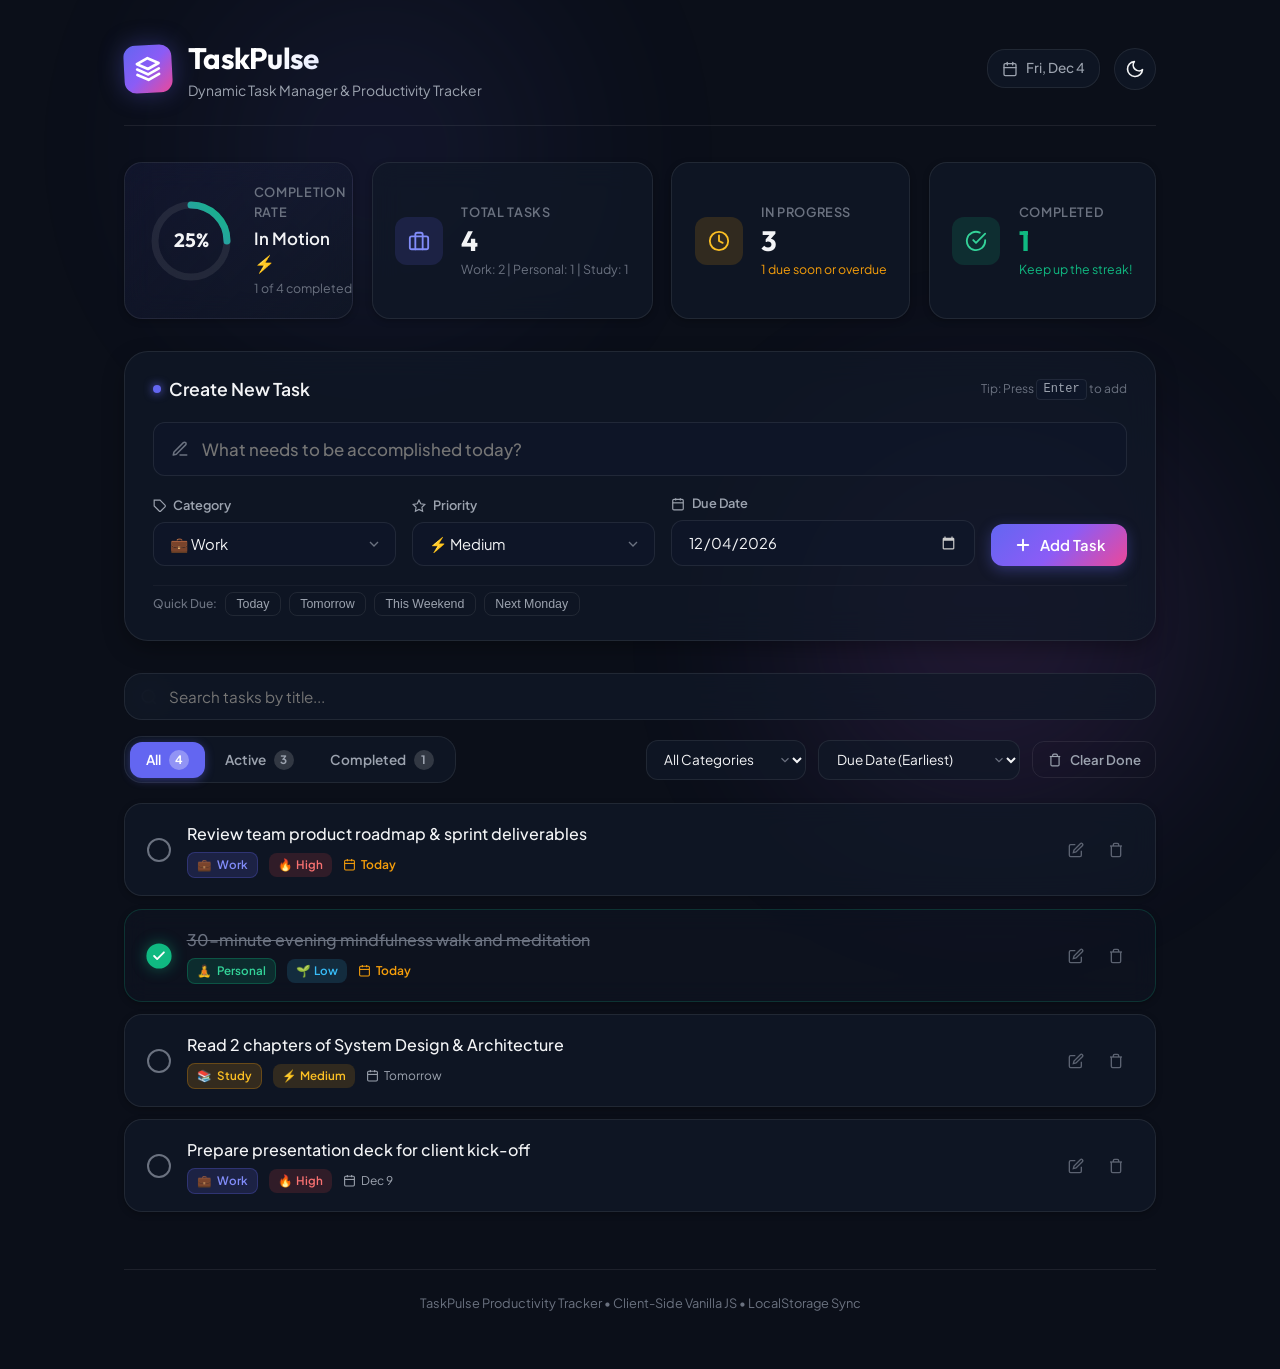
<file: Project-2-Taskmanager/index.html>
<!DOCTYPE html>
<html lang="en">
<head>
  <meta charset="UTF-8">
  <meta name="viewport" content="width=device-width, initial-scale=1.0">
  <meta name="description" content="Dynamic Task Manager & Productivity Tracker - Manage your daily tasks, boost efficiency, track completion rates, and stay organized with ease.">
  <meta name="keywords" content="task manager, productivity tracker, todo app, task planner, time management">
  <title>TaskPulse &mdash; Dynamic Task Manager & Productivity Tracker</title>
  
  <!-- Modern Typography: Plus Jakarta Sans & Outfit -->
  <link rel="preconnect" href="https://fonts.googleapis.com">
  <link rel="preconnect" href="https://fonts.gstatic.com" crossorigin>
  <link href="https://fonts.googleapis.com/css2?family=Outfit:wght@400;500;600;700&family=Plus+Jakarta+Sans:wght@300;400;500;600;700&display=swap" rel="stylesheet">
  
  <!-- Main Stylesheet -->
  <link rel="stylesheet" href="style.css">
</head>
<body class="dark-theme">
  <!-- Background Glow Accents -->
  <div class="bg-glow bg-glow-1" aria-hidden="true"></div>
  <div class="bg-glow bg-glow-2" aria-hidden="true"></div>

  <div class="app-container">
    <!-- Header Section -->
    <header class="app-header">
      <div class="header-brand">
        <div class="brand-logo">
          <svg class="brand-icon" viewBox="0 0 24 24" fill="none" stroke="currentColor" stroke-width="2.5" stroke-linecap="round" stroke-linejoin="round">
            <path d="M12 2L2 7l10 5 10-5-10-5zM2 17l10 5 10-5M2 12l10 5 10-5"/>
          </svg>
        </div>
        <div>
          <h1 class="brand-title">TaskPulse</h1>
          <p class="brand-subtitle">Dynamic Task Manager & Productivity Tracker</p>
        </div>
      </div>

      <div class="header-actions">
        <!-- Live Current Date Display -->
        <div class="current-date-badge" id="current-date-badge" title="Today's Date">
          <svg viewBox="0 0 24 24" width="16" height="16" fill="none" stroke="currentColor" stroke-width="2" stroke-linecap="round" stroke-linejoin="round">
            <rect x="3" y="4" width="18" height="18" rx="2" ry="2"></rect>
            <line x1="16" y1="2" x2="16" y2="6"></line>
            <line x1="8" y1="2" x2="8" y2="6"></line>
            <line x1="3" y1="10" x2="21" y2="10"></line>
          </svg>
          <span id="date-display">Today</span>
        </div>

        <!-- Theme Toggle Button -->
        <button id="theme-toggle-btn" class="theme-toggle-btn" aria-label="Toggle dark/light theme" title="Toggle Theme">
          <svg class="sun-icon" viewBox="0 0 24 24" fill="none" stroke="currentColor" stroke-width="2" stroke-linecap="round" stroke-linejoin="round">
            <circle cx="12" cy="12" r="5"></circle>
            <line x1="12" y1="1" x2="12" y2="3"></line>
            <line x1="12" y1="21" x2="12" y2="23"></line>
            <line x1="4.22" y1="4.22" x2="5.64" y2="5.64"></line>
            <line x1="18.36" y1="18.36" x2="19.78" y2="19.78"></line>
            <line x1="1" y1="12" x2="3" y2="12"></line>
            <line x1="21" y1="12" x2="23" y2="12"></line>
            <line x1="4.22" y1="19.78" x2="5.64" y2="18.36"></line>
            <line x1="18.36" y1="5.64" x2="19.78" y2="4.22"></line>
          </svg>
          <svg class="moon-icon" viewBox="0 0 24 24" fill="none" stroke="currentColor" stroke-width="2" stroke-linecap="round" stroke-linejoin="round">
            <path d="M21 12.79A9 9 0 1 1 11.21 3 7 7 0 0 0 21 12.79z"></path>
          </svg>
        </button>
      </div>
    </header>

    <!-- Productivity Dashboard Statistics Cards -->
    <section class="productivity-section" aria-label="Productivity Overview">
      <div class="stats-grid">
        <!-- Progress Ring Card -->
        <div class="stat-card stat-progress-card">
          <div class="progress-ring-wrapper">
            <svg class="progress-ring" width="88" height="88">
              <circle class="progress-ring-bg" stroke="currentColor" stroke-width="7" fill="transparent" r="36" cx="44" cy="44"/>
              <circle id="progress-ring-circle" class="progress-ring-bar" stroke="url(#progress-gradient)" stroke-width="7" stroke-dasharray="226.2" stroke-dashoffset="226.2" stroke-linecap="round" fill="transparent" r="36" cx="44" cy="44"/>
              <defs>
                <linearGradient id="progress-gradient" x1="0%" y1="0%" x2="100%" y2="100%">
                  <stop offset="0%" stop-color="#6366f1" />
                  <stop offset="100%" stop-color="#10b981" />
                </linearGradient>
              </defs>
            </svg>
            <span class="progress-text" id="stat-completion-rate">0%</span>
          </div>
          <div class="stat-card-info">
            <span class="stat-card-label">Completion Rate</span>
            <h3 class="stat-card-highlight" id="stat-rate-caption">Getting Started</h3>
            <p class="stat-card-sub" id="stat-ratio-text">0 of 0 completed</p>
          </div>
        </div>

        <!-- Total Tasks Card -->
        <div class="stat-card">
          <div class="stat-icon-badge total-badge">
            <svg viewBox="0 0 24 24" width="22" height="22" fill="none" stroke="currentColor" stroke-width="2" stroke-linecap="round" stroke-linejoin="round">
              <rect x="2" y="7" width="20" height="14" rx="2" ry="2"></rect>
              <path d="M16 21V5a2 2 0 0 0-2-2h-4a2 2 0 0 0-2 2v16"></path>
            </svg>
          </div>
          <div class="stat-card-content">
            <span class="stat-card-label">Total Tasks</span>
            <div class="stat-card-value" id="stat-total-tasks">0</div>
            <span class="stat-meta" id="stat-categories-meta">Work, Personal, Study</span>
          </div>
        </div>

        <!-- Active / Pending Card -->
        <div class="stat-card">
          <div class="stat-icon-badge active-badge">
            <svg viewBox="0 0 24 24" width="22" height="22" fill="none" stroke="currentColor" stroke-width="2" stroke-linecap="round" stroke-linejoin="round">
              <circle cx="12" cy="12" r="10"></circle>
              <polyline points="12 6 12 12 16 14"></polyline>
            </svg>
          </div>
          <div class="stat-card-content">
            <span class="stat-card-label">In Progress</span>
            <div class="stat-card-value" id="stat-active-tasks">0</div>
            <span class="stat-meta text-warning" id="stat-due-today-meta">0 due soon</span>
          </div>
        </div>

        <!-- Completed Card -->
        <div class="stat-card">
          <div class="stat-icon-badge completed-badge">
            <svg viewBox="0 0 24 24" width="22" height="22" fill="none" stroke="currentColor" stroke-width="2" stroke-linecap="round" stroke-linejoin="round">
              <path d="M22 11.08V12a10 10 0 1 1-5.93-9.14"></path>
              <polyline points="22 4 12 14.01 9 11.01"></polyline>
            </svg>
          </div>
          <div class="stat-card-content">
            <span class="stat-card-label">Completed</span>
            <div class="stat-card-value text-success" id="stat-completed-tasks">0</div>
            <span class="stat-meta text-success" id="stat-streak-meta">Keep up the streak!</span>
          </div>
        </div>
      </div>
    </section>

    <!-- Main Content Area: Input & Task Management -->
    <main class="main-layout">
      <!-- Task Creation Form Card -->
      <section class="task-form-card" aria-labelledby="form-heading">
        <div class="form-header">
          <h2 id="form-heading" class="form-title">
            <span class="title-accent-dot"></span> Create New Task
          </h2>
          <span class="shortcut-hint">Tip: Press <kbd>Enter</kbd> to add</span>
        </div>

        <form id="task-form" class="task-input-form" novalidate>
          <div class="form-row-main">
            <!-- Task Title Input -->
            <div class="input-group title-input-group">
              <label for="task-title-input" class="visually-hidden">Task Title</label>
              <div class="input-with-icon">
                <svg class="field-icon" viewBox="0 0 24 24" width="18" height="18" fill="none" stroke="currentColor" stroke-width="2" stroke-linecap="round" stroke-linejoin="round">
                  <path d="M12 20h9"></path>
                  <path d="M16.5 3.5a2.121 2.121 0 0 1 3 3L7 19l-4 1 1-4L16.5 3.5z"></path>
                </svg>
                <input 
                  type="text" 
                  id="task-title-input" 
                  name="taskTitle"
                  class="form-control title-input" 
                  placeholder="What needs to be accomplished today?" 
                  autocomplete="off" 
                  required
                />
              </div>
            </div>
          </div>

          <div class="form-row-details">
            <!-- Category Selector (Work, Personal, Study) -->
            <div class="input-group">
              <label for="task-category-select" class="input-label">
                <svg viewBox="0 0 24 24" width="14" height="14" fill="none" stroke="currentColor" stroke-width="2">
                  <path d="M20.59 13.41l-7.17 7.17a2 2 0 0 1-2.83 0L2 12V2h10l8.59 8.59a2 2 0 0 1 0 2.82z"></path>
                  <line x1="7" y1="7" x2="7.01" y2="7"></line>
                </svg>
                Category
              </label>
              <div class="select-wrapper">
                <select id="task-category-select" name="taskCategory" class="form-control select-control" required>
                  <option value="Work" selected>💼 Work</option>
                  <option value="Personal">🧘 Personal</option>
                  <option value="Study">📚 Study</option>
                </select>
                <svg class="select-chevron" viewBox="0 0 24 24" width="16" height="16" fill="none" stroke="currentColor" stroke-width="2">
                  <polyline points="6 9 12 15 18 9"></polyline>
                </svg>
              </div>
            </div>

            <!-- Priority Selector (Enhancement for productivity tracking) -->
            <div class="input-group">
              <label for="task-priority-select" class="input-label">
                <svg viewBox="0 0 24 24" width="14" height="14" fill="none" stroke="currentColor" stroke-width="2">
                  <polygon points="12 2 15.09 8.26 22 9.27 17 14.14 18.18 21.02 12 17.77 5.82 21.02 7 14.14 2 9.27 8.91 8.26 12 2"></polygon>
                </svg>
                Priority
              </label>
              <div class="select-wrapper">
                <select id="task-priority-select" name="taskPriority" class="form-control select-control">
                  <option value="Medium" selected>⚡ Medium</option>
                  <option value="High">🔥 High</option>
                  <option value="Low">🌱 Low</option>
                </select>
                <svg class="select-chevron" viewBox="0 0 24 24" width="16" height="16" fill="none" stroke="currentColor" stroke-width="2">
                  <polyline points="6 9 12 15 18 9"></polyline>
                </svg>
              </div>
            </div>

            <!-- Due Date Picker -->
            <div class="input-group">
              <label for="task-due-date" class="input-label">
                <svg viewBox="0 0 24 24" width="14" height="14" fill="none" stroke="currentColor" stroke-width="2">
                  <rect x="3" y="4" width="18" height="18" rx="2" ry="2"></rect>
                  <line x1="16" y1="2" x2="16" y2="6"></line>
                  <line x1="8" y1="2" x2="8" y2="6"></line>
                  <line x1="3" y1="10" x2="21" y2="10"></line>
                </svg>
                Due Date
              </label>
              <div class="date-input-wrapper">
                <input 
                  type="date" 
                  id="task-due-date" 
                  name="taskDueDate" 
                  class="form-control date-control" 
                  required
                />
              </div>
            </div>

            <!-- Quick Add Button -->
            <div class="input-group button-group">
              <label class="input-label invisible-label">Action</label>
              <button type="submit" id="add-task-btn" class="btn btn-primary add-task-btn">
                <svg viewBox="0 0 24 24" width="18" height="18" fill="none" stroke="currentColor" stroke-width="2.5" stroke-linecap="round" stroke-linejoin="round">
                  <line x1="12" y1="5" x2="12" y2="19"></line>
                  <line x1="5" y1="12" x2="19" y2="12"></line>
                </svg>
                <span>Add Task</span>
              </button>
            </div>
          </div>

          <!-- Quick Date Presets -->
          <div class="quick-presets">
            <span class="presets-label">Quick Due:</span>
            <button type="button" class="preset-chip" data-preset="today">Today</button>
            <button type="button" class="preset-chip" data-preset="tomorrow">Tomorrow</button>
            <button type="button" class="preset-chip" data-preset="weekend">This Weekend</button>
            <button type="button" class="preset-chip" data-preset="next-week">Next Monday</button>
          </div>
        </form>
      </section>

      <!-- Filter Controls & Search Bar -->
      <section class="task-controls-bar" aria-label="Task Filters and Search">
        <!-- Search Filter Input -->
        <div class="search-box">
          <svg class="search-icon" viewBox="0 0 24 24" width="18" height="18" fill="none" stroke="currentColor" stroke-width="2">
            <circle cx="11" cy="11" r="8"></circle>
            <line x1="21" y1="21" x2="16.65" y2="16.65"></line>
          </svg>
          <input 
            type="text" 
            id="search-filter-input" 
            class="search-input" 
            placeholder="Search tasks by title..." 
            autocomplete="off"
            aria-label="Search tasks"
          />
          <button type="button" id="clear-search-btn" class="clear-search-btn hidden" aria-label="Clear search">
            <svg viewBox="0 0 24 24" width="14" height="14" fill="none" stroke="currentColor" stroke-width="2.5">
              <line x1="18" y1="6" x2="6" y2="18"></line>
              <line x1="6" y1="6" x2="18" y2="18"></line>
            </svg>
          </button>
        </div>

        <div class="filter-actions-group">
          <!-- Status Filter Tabs: All, Active, Completed -->
          <div class="status-filter-pills" role="tablist" aria-label="Task status filter">
            <button type="button" class="filter-pill active" data-filter="all" role="tab" aria-selected="true" id="filter-all">
              All <span class="pill-counter" id="pill-count-all">0</span>
            </button>
            <button type="button" class="filter-pill" data-filter="active" role="tab" aria-selected="false" id="filter-active">
              Active <span class="pill-counter" id="pill-count-active">0</span>
            </button>
            <button type="button" class="filter-pill" data-filter="completed" role="tab" aria-selected="false" id="filter-completed">
              Completed <span class="pill-counter" id="pill-count-completed">0</span>
            </button>
          </div>

          <!-- Secondary Filters: Category & Sort -->
          <div class="dropdown-filters">
            <!-- Category Filter Dropdown -->
            <div class="select-wrapper select-wrapper-compact">
              <select id="category-filter-select" class="form-control select-control-compact" aria-label="Filter by category">
                <option value="all">All Categories</option>
                <option value="Work">💼 Work</option>
                <option value="Personal">🧘 Personal</option>
                <option value="Study">📚 Study</option>
              </select>
              <svg class="select-chevron" viewBox="0 0 24 24" width="14" height="14" fill="none" stroke="currentColor" stroke-width="2">
                <polyline points="6 9 12 15 18 9"></polyline>
              </svg>
            </div>

            <!-- Sort By Dropdown -->
            <div class="select-wrapper select-wrapper-compact">
              <select id="sort-select" class="form-control select-control-compact" aria-label="Sort tasks">
                <option value="date-asc">Due Date (Earliest)</option>
                <option value="date-desc">Due Date (Latest)</option>
                <option value="priority-desc">Priority (High to Low)</option>
                <option value="created-desc">Recently Added</option>
                <option value="title-asc">Alphabetical (A-Z)</option>
              </select>
              <svg class="select-chevron" viewBox="0 0 24 24" width="14" height="14" fill="none" stroke="currentColor" stroke-width="2">
                <polyline points="6 9 12 15 18 9"></polyline>
              </svg>
            </div>

            <!-- Clear Completed Button -->
            <button type="button" id="clear-completed-btn" class="btn btn-secondary-outline btn-compact" title="Remove all completed tasks">
              <svg viewBox="0 0 24 24" width="14" height="14" fill="none" stroke="currentColor" stroke-width="2">
                <polyline points="3 6 5 6 21 6"></polyline>
                <path d="M19 6v14a2 2 0 0 1-2 2H7a2 2 0 0 1-2-2V6m3 0V4a2 2 0 0 1 2-2h4a2 2 0 0 1 2 2v2"></path>
              </svg>
              <span>Clear Done</span>
            </button>
          </div>
        </div>
      </section>

      <!-- Active Filter Banner (Visible when filters are active) -->
      <div id="filter-status-banner" class="filter-status-banner hidden">
        <span id="filter-status-text">Showing filtered tasks</span>
        <button type="button" id="reset-filters-btn" class="reset-filter-link">Reset all filters</button>
      </div>

      <!-- Task List Container -->
      <section class="task-list-section" aria-label="Task List">
        <ul id="task-list" class="task-list">
          <!-- Task items will be rendered dynamically by app.js -->
        </ul>

        <!-- Empty State View -->
        <div id="empty-state" class="empty-state hidden">
          <div class="empty-state-icon">
            <svg viewBox="0 0 24 24" width="48" height="48" fill="none" stroke="currentColor" stroke-width="1.5" stroke-linecap="round" stroke-linejoin="round">
              <path d="M9 11l3 3L22 4"></path>
              <path d="M21 12v7a2 2 0 0 1-2 2H5a2 2 0 0 1-2-2V5a2 2 0 0 1 2-2h11"></path>
            </svg>
          </div>
          <h3 class="empty-state-title" id="empty-state-title">No tasks found</h3>
          <p class="empty-state-text" id="empty-state-desc">You're all caught up! Create a new task above or adjust your search filter.</p>
        </div>
      </section>
    </main>

    <!-- Footer -->
    <footer class="app-footer">
      <p>TaskPulse Productivity Tracker &bull; Client-Side Vanilla JS &bull; LocalStorage Sync</p>
    </footer>
  </div>

  <!-- Edit Task Modal Dialog -->
  <div id="edit-modal" class="modal-overlay hidden" role="dialog" aria-modal="true" aria-labelledby="edit-modal-title">
    <div class="modal-dialog">
      <div class="modal-header">
        <h3 id="edit-modal-title" class="modal-title">
          <svg viewBox="0 0 24 24" width="20" height="20" fill="none" stroke="currentColor" stroke-width="2">
            <path d="M11 4H4a2 2 0 0 0-2 2v14a2 2 0 0 0 2 2h14a2 2 0 0 0 2-2v-7"></path>
            <path d="M18.5 2.5a2.121 2.121 0 0 1 3 3L12 15l-4 1 1-4 9.5-9.5z"></path>
          </svg>
          Edit Task
        </h3>
        <button type="button" id="close-modal-btn" class="modal-close-btn" aria-label="Close edit modal">
          <svg viewBox="0 0 24 24" width="18" height="18" fill="none" stroke="currentColor" stroke-width="2">
            <line x1="18" y1="6" x2="6" y2="18"></line>
            <line x1="6" y1="6" x2="18" y2="18"></line>
          </svg>
        </button>
      </div>

      <form id="edit-task-form" class="edit-modal-form" novalidate>
        <input type="hidden" id="edit-task-id" />

        <div class="modal-field">
          <label for="edit-task-title" class="input-label">Task Title</label>
          <input 
            type="text" 
            id="edit-task-title" 
            class="form-control" 
            required 
            placeholder="Task title..."
          />
        </div>

        <div class="modal-grid-row">
          <div class="modal-field">
            <label for="edit-task-category" class="input-label">Category</label>
            <div class="select-wrapper">
              <select id="edit-task-category" class="form-control select-control" required>
                <option value="Work">💼 Work</option>
                <option value="Personal">🧘 Personal</option>
                <option value="Study">📚 Study</option>
              </select>
              <svg class="select-chevron" viewBox="0 0 24 24" width="16" height="16" fill="none" stroke="currentColor" stroke-width="2">
                <polyline points="6 9 12 15 18 9"></polyline>
              </svg>
            </div>
          </div>

          <div class="modal-field">
            <label for="edit-task-priority" class="input-label">Priority</label>
            <div class="select-wrapper">
              <select id="edit-task-priority" class="form-control select-control">
                <option value="High">🔥 High</option>
                <option value="Medium">⚡ Medium</option>
                <option value="Low">🌱 Low</option>
              </select>
              <svg class="select-chevron" viewBox="0 0 24 24" width="16" height="16" fill="none" stroke="currentColor" stroke-width="2">
                <polyline points="6 9 12 15 18 9"></polyline>
              </svg>
            </div>
          </div>
        </div>

        <div class="modal-field">
          <label for="edit-task-due-date" class="input-label">Due Date</label>
          <input 
            type="date" 
            id="edit-task-due-date" 
            class="form-control date-control" 
            required 
          />
        </div>

        <div class="modal-actions">
          <button type="button" id="cancel-edit-btn" class="btn btn-secondary">Cancel</button>
          <button type="submit" id="save-edit-btn" class="btn btn-primary">Save Changes</button>
        </div>
      </form>
    </div>
  </div>

  <!-- Toast Notification Container -->
  <div id="toast-container" class="toast-container" aria-live="polite" aria-atomic="true"></div>

  <!-- Main JavaScript File -->
  <script src="app.js"></script>
</body>
</html>
</file>
<file: Project-2-Taskmanager/style.css>
/* ==========================================================================
   TaskPulse - Modern Dynamic Task Manager & Productivity Tracker Stylesheet
   ========================================================================== */

/* --- CSS Variables & Design Tokens --- */
:root {
  /* Typography */
  --font-sans: 'Plus Jakarta Sans', -apple-system, BlinkMacSystemFont, 'Segoe UI', Roboto, sans-serif;
  --font-display: 'Outfit', sans-serif;

  /* Color Palette - Vibrant Dark Mode (Default) */
  --bg-primary: #0b0f19;
  --bg-secondary: #111827;
  --bg-card: rgba(17, 24, 39, 0.75);
  --bg-card-hover: rgba(24, 33, 53, 0.85);
  --bg-input: rgba(15, 23, 42, 0.8);
  --bg-glass-border: rgba(255, 255, 255, 0.08);
  --bg-glass-border-hover: rgba(99, 102, 241, 0.35);

  --text-main: #f3f4f6;
  --text-secondary: #9ca3af;
  --text-muted: #6b7280;
  --text-inverse: #0b0f19;

  /* Primary Brand Gradients */
  --brand-primary: #6366f1;
  --brand-primary-hover: #4f46e5;
  --brand-gradient: linear-gradient(135deg, #6366f1 0%, #8b5cf6 50%, #ec4899 100%);
  --brand-gradient-glow: 0 0 24px rgba(99, 102, 241, 0.35);

  /* Status & Category Accents */
  --color-success: #10b981;
  --color-success-bg: rgba(16, 185, 129, 0.12);
  --color-warning: #f59e0b;
  --color-warning-bg: rgba(245, 158, 11, 0.12);
  --color-danger: #ef4444;
  --color-danger-bg: rgba(239, 68, 68, 0.12);
  --color-info: #06b6d4;
  --color-info-bg: rgba(6, 182, 212, 0.12);

  /* Specific Category Colors */
  --cat-work-color: #818cf8;
  --cat-work-bg: rgba(99, 102, 241, 0.16);
  --cat-work-border: rgba(99, 102, 241, 0.28);

  --cat-personal-color: #34d399;
  --cat-personal-bg: rgba(16, 185, 129, 0.16);
  --cat-personal-border: rgba(16, 185, 129, 0.28);

  --cat-study-color: #fbbf24;
  --cat-study-bg: rgba(245, 158, 11, 0.16);
  --cat-study-border: rgba(245, 158, 11, 0.28);

  /* Priority Colors */
  --prio-high-color: #f87171;
  --prio-high-bg: rgba(239, 68, 68, 0.15);
  --prio-med-color: #fbbf24;
  --prio-med-bg: rgba(245, 158, 11, 0.15);
  --prio-low-color: #38bdf8;
  --prio-low-bg: rgba(56, 189, 248, 0.15);

  /* Shadows & Elevation */
  --shadow-sm: 0 2px 6px rgba(0, 0, 0, 0.25);
  --shadow-md: 0 8px 24px -4px rgba(0, 0, 0, 0.4);
  --shadow-lg: 0 16px 36px -6px rgba(0, 0, 0, 0.5);
  --shadow-glow: 0 0 20px rgba(99, 102, 241, 0.25);

  /* Transitions */
  --transition-fast: 150ms cubic-bezier(0.4, 0, 0.2, 1);
  --transition-normal: 250ms cubic-bezier(0.4, 0, 0.2, 1);
  --transition-spring: 350ms cubic-bezier(0.34, 1.56, 0.64, 1);

  /* Layout Radius */
  --radius-sm: 8px;
  --radius-md: 12px;
  --radius-lg: 18px;
  --radius-xl: 24px;
}

/* Light Theme Variables */
body.light-theme {
  --bg-primary: #f8fafc;
  --bg-secondary: #ffffff;
  --bg-card: rgba(255, 255, 255, 0.85);
  --bg-card-hover: rgba(255, 255, 255, 0.98);
  --bg-input: #f1f5f9;
  --bg-glass-border: rgba(0, 0, 0, 0.08);
  --bg-glass-border-hover: rgba(99, 102, 241, 0.4);

  --text-main: #0f172a;
  --text-secondary: #475569;
  --text-muted: #94a3b8;
  --text-inverse: #ffffff;

  --shadow-sm: 0 2px 6px rgba(0, 0, 0, 0.04);
  --shadow-md: 0 10px 25px -4px rgba(0, 0, 0, 0.07);
  --shadow-lg: 0 20px 35px -8px rgba(0, 0, 0, 0.1);
  --shadow-glow: 0 0 20px rgba(99, 102, 241, 0.18);
}

/* --- Base & Reset --- */
*, *::before, *::after {
  box-sizing: border-box;
  margin: 0;
  padding: 0;
}

html {
  font-size: 16px;
  scroll-behavior: smooth;
}

body {
  font-family: var(--font-sans);
  background-color: var(--bg-primary);
  color: var(--text-main);
  min-height: 100vh;
  line-height: 1.5;
  transition: background-color var(--transition-normal), color var(--transition-normal);
  position: relative;
  overflow-x: hidden;
  -webkit-font-smoothing: antialiased;
}

/* Background Ambient Glows */
.bg-glow {
  position: fixed;
  border-radius: 50%;
  filter: blur(100px);
  opacity: 0.15;
  pointer-events: none;
  z-index: 0;
  transition: opacity var(--transition-normal);
}

.bg-glow-1 {
  width: 500px;
  height: 500px;
  background: radial-gradient(circle, #6366f1 0%, transparent 70%);
  top: -100px;
  left: 10%;
}

.bg-glow-2 {
  width: 450px;
  height: 450px;
  background: radial-gradient(circle, #ec4899 0%, #8b5cf6 50%, transparent 70%);
  bottom: 50px;
  right: 5%;
}

body.light-theme .bg-glow {
  opacity: 0.08;
}

/* Accessibility helper */
.visually-hidden {
  position: absolute;
  width: 1px;
  height: 1px;
  padding: 0;
  margin: -1px;
  overflow: hidden;
  clip: rect(0, 0, 0, 0);
  white-space: nowrap;
  border-width: 0;
}

/* Helper Utilities */
.text-warning { color: var(--color-warning) !important; }
.text-success { color: var(--color-success) !important; }
.text-danger { color: var(--color-danger) !important; }
.hidden { display: none !important; }

/* --- App Container Layout --- */
.app-container {
  max-width: 1080px;
  margin: 0 auto;
  padding: 2.25rem 1.5rem 3.5rem;
  position: relative;
  z-index: 1;
}

/* --- App Header --- */
.app-header {
  display: flex;
  justify-content: space-between;
  align-items: center;
  margin-bottom: 2.25rem;
  padding-bottom: 1.5rem;
  border-bottom: 1px solid var(--bg-glass-border);
}

.header-brand {
  display: flex;
  align-items: center;
  gap: 1rem;
}

.brand-logo {
  width: 48px;
  height: 48px;
  border-radius: var(--radius-md);
  background: var(--brand-gradient);
  display: flex;
  align-items: center;
  justify-content: center;
  box-shadow: var(--brand-gradient-glow);
  transform: rotate(-3deg);
  transition: transform var(--transition-spring);
}

.brand-logo:hover {
  transform: rotate(0deg) scale(1.06);
}

.brand-icon {
  width: 26px;
  height: 26px;
  color: #ffffff;
}

.brand-title {
  font-family: var(--font-display);
  font-size: 1.85rem;
  font-weight: 700;
  letter-spacing: -0.025em;
  background: linear-gradient(135deg, #ffffff 30%, #a5b4fc 100%);
  -webkit-background-clip: text;
  -webkit-text-fill-color: transparent;
}

body.light-theme .brand-title {
  background: linear-gradient(135deg, #0f172a 30%, #4338ca 100%);
  -webkit-background-clip: text;
  -webkit-text-fill-color: transparent;
}

.brand-subtitle {
  font-size: 0.875rem;
  color: var(--text-secondary);
  font-weight: 400;
}

.header-actions {
  display: flex;
  align-items: center;
  gap: 0.85rem;
}

.current-date-badge {
  display: inline-flex;
  align-items: center;
  gap: 0.5rem;
  padding: 0.5rem 0.9rem;
  background: var(--bg-card);
  backdrop-filter: blur(12px);
  -webkit-backdrop-filter: blur(12px);
  border: 1px solid var(--bg-glass-border);
  border-radius: var(--radius-lg);
  font-size: 0.85rem;
  color: var(--text-secondary);
  font-weight: 500;
}

/* Theme Toggle Button */
.theme-toggle-btn {
  width: 42px;
  height: 42px;
  border-radius: 50%;
  background: var(--bg-card);
  backdrop-filter: blur(12px);
  border: 1px solid var(--bg-glass-border);
  color: var(--text-main);
  cursor: pointer;
  display: flex;
  align-items: center;
  justify-content: center;
  position: relative;
  transition: all var(--transition-fast);
}

.theme-toggle-btn:hover {
  background: var(--bg-card-hover);
  border-color: var(--bg-glass-border-hover);
  transform: scale(1.05);
}

.theme-toggle-btn svg {
  width: 20px;
  height: 20px;
  position: absolute;
  transition: transform var(--transition-normal), opacity var(--transition-normal);
}

/* Theme Icons Swap */
body.dark-theme .theme-toggle-btn .moon-icon {
  opacity: 1;
  transform: rotate(0deg) scale(1);
}
body.dark-theme .theme-toggle-btn .sun-icon {
  opacity: 0;
  transform: rotate(90deg) scale(0.5);
}

body.light-theme .theme-toggle-btn .moon-icon {
  opacity: 0;
  transform: rotate(-90deg) scale(0.5);
}
body.light-theme .theme-toggle-btn .sun-icon {
  opacity: 1;
  transform: rotate(0deg) scale(1);
  color: #f59e0b;
}

/* --- Productivity Stats Grid --- */
.productivity-section {
  margin-bottom: 2rem;
}

.stats-grid {
  display: grid;
  grid-template-columns: 1.35fr 1fr 1fr 1fr;
  gap: 1.15rem;
}

.stat-card {
  background: var(--bg-card);
  backdrop-filter: blur(14px);
  -webkit-backdrop-filter: blur(14px);
  border: 1px solid var(--bg-glass-border);
  border-radius: var(--radius-lg);
  padding: 1.25rem 1.4rem;
  box-shadow: var(--shadow-sm);
  display: flex;
  align-items: center;
  gap: 1.15rem;
  transition: transform var(--transition-fast), border-color var(--transition-fast), box-shadow var(--transition-fast);
}

.stat-card:hover {
  transform: translateY(-2px);
  border-color: var(--bg-glass-border-hover);
  box-shadow: var(--shadow-md);
}

/* Stat Progress Ring Card */
.stat-progress-card {
  position: relative;
  overflow: hidden;
  background: linear-gradient(135deg, rgba(99, 102, 241, 0.08) 0%, var(--bg-card) 100%);
}

.progress-ring-wrapper {
  position: relative;
  width: 88px;
  height: 88px;
  display: flex;
  align-items: center;
  justify-content: center;
  flex-shrink: 0;
}

.progress-ring {
  transform: rotate(-90deg);
}

.progress-ring-bg {
  color: rgba(255, 255, 255, 0.08);
}

body.light-theme .progress-ring-bg {
  color: rgba(0, 0, 0, 0.07);
}

.progress-ring-bar {
  transition: stroke-dashoffset 0.6s cubic-bezier(0.4, 0, 0.2, 1);
}

.progress-text {
  position: absolute;
  font-family: var(--font-display);
  font-size: 1.2rem;
  font-weight: 700;
  color: var(--text-main);
}

.stat-card-info {
  display: flex;
  flex-direction: column;
}

.stat-icon-badge {
  width: 48px;
  height: 48px;
  border-radius: var(--radius-md);
  display: flex;
  align-items: center;
  justify-content: center;
  flex-shrink: 0;
}

.total-badge {
  background: rgba(99, 102, 241, 0.15);
  color: #818cf8;
}

.active-badge {
  background: rgba(245, 158, 11, 0.15);
  color: #fbbf24;
}

.completed-badge {
  background: rgba(16, 185, 129, 0.15);
  color: #34d399;
}

.stat-card-content {
  display: flex;
  flex-direction: column;
}

.stat-card-label {
  font-size: 0.8rem;
  font-weight: 600;
  text-transform: uppercase;
  letter-spacing: 0.05em;
  color: var(--text-muted);
  margin-bottom: 0.25rem;
}

.stat-card-highlight {
  font-size: 1.05rem;
  font-weight: 600;
  color: var(--text-main);
}

.stat-card-value {
  font-family: var(--font-display);
  font-size: 1.75rem;
  font-weight: 700;
  color: var(--text-main);
  line-height: 1.1;
}

.stat-meta, .stat-card-sub {
  font-size: 0.775rem;
  color: var(--text-muted);
  margin-top: 0.2rem;
  white-space: nowrap;
}

/* --- Task Input Form Card --- */
.task-form-card {
  background: var(--bg-card);
  backdrop-filter: blur(16px);
  -webkit-backdrop-filter: blur(16px);
  border: 1px solid var(--bg-glass-border);
  border-radius: var(--radius-xl);
  padding: 1.5rem 1.75rem;
  box-shadow: var(--shadow-md);
  margin-bottom: 2rem;
  position: relative;
  transition: border-color var(--transition-fast);
}

.task-form-card:focus-within {
  border-color: rgba(99, 102, 241, 0.45);
  box-shadow: var(--shadow-lg), var(--shadow-glow);
}

.form-header {
  display: flex;
  justify-content: space-between;
  align-items: center;
  margin-bottom: 1.25rem;
}

.form-title {
  font-size: 1.1rem;
  font-weight: 600;
  display: flex;
  align-items: center;
  gap: 0.5rem;
}

.title-accent-dot {
  width: 8px;
  height: 8px;
  border-radius: 50%;
  background: var(--brand-primary);
  display: inline-block;
  box-shadow: 0 0 10px var(--brand-primary);
}

.shortcut-hint {
  font-size: 0.75rem;
  color: var(--text-muted);
}

kbd {
  background: var(--bg-input);
  border: 1px solid var(--bg-glass-border);
  border-radius: 4px;
  padding: 0.15rem 0.4rem;
  font-family: monospace;
  font-size: 0.75rem;
  color: var(--text-secondary);
}

.task-input-form {
  display: flex;
  flex-direction: column;
  gap: 1.15rem;
}

.input-with-icon {
  position: relative;
  display: flex;
  align-items: center;
}

.field-icon {
  position: absolute;
  left: 1.1rem;
  color: var(--text-muted);
  pointer-events: none;
  transition: color var(--transition-fast);
}

.title-input {
  width: 100%;
  padding: 0.95rem 1.1rem 0.95rem 3rem !important;
  font-size: 1.05rem !important;
  font-weight: 500;
  background: var(--bg-input);
  border: 1px solid var(--bg-glass-border);
  border-radius: var(--radius-md);
  color: var(--text-main);
  transition: all var(--transition-fast);
}

.title-input:focus {
  outline: none;
  border-color: var(--brand-primary);
  background: var(--bg-secondary);
  box-shadow: 0 0 0 3px rgba(99, 102, 241, 0.2);
}

.title-input:focus + .field-icon,
.input-with-icon:focus-within .field-icon {
  color: var(--brand-primary);
}

/* Secondary Row in Form */
.form-row-details {
  display: grid;
  grid-template-columns: 1fr 1fr 1.25fr auto;
  gap: 1rem;
  align-items: flex-end;
}

.input-group {
  display: flex;
  flex-direction: column;
  gap: 0.45rem;
}

.input-label {
  font-size: 0.8rem;
  font-weight: 600;
  color: var(--text-secondary);
  display: flex;
  align-items: center;
  gap: 0.4rem;
}

.invisible-label {
  opacity: 0;
  pointer-events: none;
}

/* Form Controls (Inputs, Selects, Dates) */
.form-control {
  width: 100%;
  font-family: inherit;
  font-size: 0.925rem;
  padding: 0.75rem 1rem;
  background: var(--bg-input);
  border: 1px solid var(--bg-glass-border);
  border-radius: var(--radius-md);
  color: var(--text-main);
  transition: all var(--transition-fast);
}

.form-control:focus {
  outline: none;
  border-color: var(--brand-primary);
  background: var(--bg-secondary);
  box-shadow: 0 0 0 3px rgba(99, 102, 241, 0.2);
}

/* Custom Select Styling */
.select-wrapper {
  position: relative;
  display: flex;
  align-items: center;
}

.select-control {
  appearance: none;
  -webkit-appearance: none;
  padding-right: 2.25rem;
  cursor: pointer;
}

.select-control option {
  background-color: var(--bg-secondary);
  color: var(--text-main);
  padding: 0.5rem;
}

.select-chevron {
  position: absolute;
  right: 0.9rem;
  pointer-events: none;
  color: var(--text-muted);
}

.select-wrapper-compact {
  min-width: 155px;
}

.select-control-compact {
  padding: 0.6rem 2.2rem 0.6rem 0.85rem;
  font-size: 0.85rem;
  background: var(--bg-card);
}

/* Date control */
.date-control {
  cursor: pointer;
}

.date-control::-webkit-calendar-picker-indicator {
  filter: invert(0.8);
  cursor: pointer;
}

body.light-theme .date-control::-webkit-calendar-picker-indicator {
  filter: invert(0.2);
}

/* Buttons */
.btn {
  display: inline-flex;
  align-items: center;
  justify-content: center;
  gap: 0.5rem;
  font-family: inherit;
  font-size: 0.925rem;
  font-weight: 600;
  padding: 0.75rem 1.4rem;
  border-radius: var(--radius-md);
  border: none;
  cursor: pointer;
  transition: all var(--transition-fast);
  white-space: nowrap;
}

.btn-primary {
  background: var(--brand-gradient);
  color: #ffffff;
  box-shadow: 0 4px 14px rgba(99, 102, 241, 0.35);
}

.btn-primary:hover {
  transform: translateY(-1px);
  box-shadow: 0 6px 20px rgba(99, 102, 241, 0.45);
}

.btn-primary:active {
  transform: translateY(0);
}

.btn-secondary {
  background: var(--bg-input);
  color: var(--text-main);
  border: 1px solid var(--bg-glass-border);
}

.btn-secondary:hover {
  background: var(--bg-card-hover);
  border-color: var(--bg-glass-border-hover);
}

.btn-secondary-outline {
  background: transparent;
  color: var(--text-secondary);
  border: 1px solid var(--bg-glass-border);
}

.btn-secondary-outline:hover {
  background: var(--color-danger-bg);
  color: var(--color-danger);
  border-color: rgba(239, 68, 68, 0.3);
}

.btn-compact {
  padding: 0.55rem 0.9rem;
  font-size: 0.825rem;
}

/* Quick Date Presets */
.quick-presets {
  display: flex;
  align-items: center;
  gap: 0.5rem;
  flex-wrap: wrap;
  padding-top: 0.4rem;
  border-top: 1px solid rgba(255, 255, 255, 0.04);
}

.presets-label {
  font-size: 0.75rem;
  color: var(--text-muted);
  font-weight: 500;
}

.preset-chip {
  background: transparent;
  border: 1px solid var(--bg-glass-border);
  border-radius: var(--radius-sm);
  color: var(--text-secondary);
  padding: 0.25rem 0.65rem;
  font-size: 0.775rem;
  cursor: pointer;
  transition: all var(--transition-fast);
}

.preset-chip:hover {
  background: rgba(99, 102, 241, 0.15);
  color: #a5b4fc;
  border-color: rgba(99, 102, 241, 0.4);
}

/* --- Control Bar (Search & Filter) --- */
.task-controls-bar {
  display: flex;
  flex-direction: column;
  gap: 1rem;
  margin-bottom: 1.25rem;
}

.search-box {
  position: relative;
  display: flex;
  align-items: center;
  width: 100%;
}

.search-icon {
  position: absolute;
  left: 1rem;
  color: var(--text-muted);
  pointer-events: none;
}

.search-input {
  width: 100%;
  font-family: inherit;
  font-size: 0.95rem;
  padding: 0.8rem 2.8rem 0.8rem 2.75rem;
  background: var(--bg-card);
  backdrop-filter: blur(12px);
  border: 1px solid var(--bg-glass-border);
  border-radius: var(--radius-lg);
  color: var(--text-main);
  transition: all var(--transition-fast);
}

.search-input:focus {
  outline: none;
  border-color: var(--brand-primary);
  box-shadow: 0 0 0 3px rgba(99, 102, 241, 0.2);
}

.clear-search-btn {
  position: absolute;
  right: 0.9rem;
  background: transparent;
  border: none;
  color: var(--text-muted);
  cursor: pointer;
  padding: 0.35rem;
  display: flex;
  align-items: center;
  justify-content: center;
  border-radius: 50%;
  transition: color var(--transition-fast), background var(--transition-fast);
}

.clear-search-btn:hover {
  color: var(--text-main);
  background: var(--bg-input);
}

/* Filter Actions Group */
.filter-actions-group {
  display: flex;
  justify-content: space-between;
  align-items: center;
  flex-wrap: wrap;
  gap: 1rem;
}

/* Status Filter Pills (All, Active, Completed) */
.status-filter-pills {
  display: inline-flex;
  background: var(--bg-card);
  backdrop-filter: blur(12px);
  border: 1px solid var(--bg-glass-border);
  border-radius: var(--radius-lg);
  padding: 0.3rem;
  gap: 0.25rem;
}

.filter-pill {
  background: transparent;
  border: none;
  border-radius: var(--radius-md);
  padding: 0.5rem 1rem;
  font-family: inherit;
  font-size: 0.85rem;
  font-weight: 600;
  color: var(--text-secondary);
  cursor: pointer;
  display: inline-flex;
  align-items: center;
  gap: 0.5rem;
  transition: all var(--transition-fast);
}

.filter-pill:hover {
  color: var(--text-main);
}

.filter-pill.active {
  background: var(--brand-primary);
  color: #ffffff;
  box-shadow: 0 2px 10px rgba(99, 102, 241, 0.4);
}

.pill-counter {
  display: inline-flex;
  align-items: center;
  justify-content: center;
  min-width: 1.25rem;
  height: 1.25rem;
  padding: 0 0.35rem;
  border-radius: 999px;
  background: rgba(255, 255, 255, 0.15);
  font-size: 0.725rem;
  font-weight: 700;
}

.filter-pill.active .pill-counter {
  background: rgba(255, 255, 255, 0.3);
  color: #ffffff;
}

.dropdown-filters {
  display: flex;
  align-items: center;
  gap: 0.75rem;
  flex-wrap: wrap;
}

/* Filter Status Banner */
.filter-status-banner {
  background: rgba(99, 102, 241, 0.12);
  border: 1px solid rgba(99, 102, 241, 0.25);
  border-radius: var(--radius-md);
  padding: 0.6rem 1rem;
  font-size: 0.85rem;
  color: #c7d2fe;
  display: flex;
  justify-content: space-between;
  align-items: center;
  margin-bottom: 1.25rem;
  animation: fadeIn 0.25s ease-out;
}

.reset-filter-link {
  background: transparent;
  border: none;
  color: #818cf8;
  font-weight: 600;
  cursor: pointer;
  text-decoration: underline;
  font-size: 0.825rem;
}

.reset-filter-link:hover {
  color: #a5b4fc;
}

/* --- Task List Section --- */
.task-list-section {
  min-height: 240px;
}

.task-list {
  list-style: none;
  display: flex;
  flex-direction: column;
  gap: 0.75rem;
}

/* Single Task Item */
.task-item {
  background: var(--bg-card);
  backdrop-filter: blur(12px);
  -webkit-backdrop-filter: blur(12px);
  border: 1px solid var(--bg-glass-border);
  border-radius: var(--radius-lg);
  padding: 1.1rem 1.35rem;
  display: flex;
  align-items: center;
  gap: 1rem;
  box-shadow: var(--shadow-sm);
  transition: transform var(--transition-fast), 
              border-color var(--transition-fast), 
              box-shadow var(--transition-fast), 
              opacity var(--transition-normal), 
              background-color var(--transition-normal);
  position: relative;
  animation: taskSlideIn 0.3s cubic-bezier(0.16, 1, 0.3, 1) forwards;
}

.task-item:hover {
  border-color: var(--bg-glass-border-hover);
  box-shadow: var(--shadow-md);
  transform: translateX(3px);
}

/* Completed Task Styles with Smooth Transitions */
.task-item.is-completed {
  opacity: 0.62;
  background: rgba(17, 24, 39, 0.45);
  border-color: rgba(16, 185, 129, 0.2);
}

body.light-theme .task-item.is-completed {
  background: rgba(241, 245, 249, 0.6);
  opacity: 0.65;
}

.task-item.is-completed .task-title {
  text-decoration: line-through;
  color: var(--text-muted);
  transition: all var(--transition-normal);
}

/* Animated Checkbox */
.checkbox-container {
  position: relative;
  display: flex;
  align-items: center;
  cursor: pointer;
  user-select: none;
}

.checkbox-container input {
  position: absolute;
  opacity: 0;
  cursor: pointer;
  height: 0;
  width: 0;
}

.custom-checkbox {
  width: 24px;
  height: 24px;
  border-radius: 50%;
  border: 2px solid var(--text-muted);
  background: transparent;
  display: flex;
  align-items: center;
  justify-content: center;
  transition: all var(--transition-spring);
  flex-shrink: 0;
}

.checkbox-container:hover .custom-checkbox {
  border-color: var(--brand-primary);
  box-shadow: 0 0 10px rgba(99, 102, 241, 0.3);
}

.custom-checkbox svg {
  width: 14px;
  height: 14px;
  color: #ffffff;
  opacity: 0;
  transform: scale(0.4) rotate(-20deg);
  transition: transform var(--transition-spring), opacity var(--transition-fast);
}

.checkbox-container input:checked ~ .custom-checkbox {
  background: var(--color-success);
  border-color: var(--color-success);
  box-shadow: 0 0 14px rgba(16, 185, 129, 0.45);
  transform: scale(1.05);
}

.checkbox-container input:checked ~ .custom-checkbox svg {
  opacity: 1;
  transform: scale(1) rotate(0deg);
}

/* Task Item Content */
.task-content-block {
  flex: 1;
  display: flex;
  flex-direction: column;
  gap: 0.4rem;
  min-width: 0;
}

.task-title {
  font-size: 1rem;
  font-weight: 500;
  color: var(--text-main);
  word-break: break-word;
  transition: color var(--transition-normal), text-decoration var(--transition-normal);
}

.task-meta-row {
  display: flex;
  align-items: center;
  gap: 0.65rem;
  flex-wrap: wrap;
}

/* Category Badges */
.category-badge {
  display: inline-flex;
  align-items: center;
  gap: 0.35rem;
  font-size: 0.725rem;
  font-weight: 600;
  padding: 0.2rem 0.6rem;
  border-radius: var(--radius-sm);
  text-transform: capitalize;
}

.category-badge.badge-work {
  background: var(--cat-work-bg);
  color: var(--cat-work-color);
  border: 1px solid var(--cat-work-border);
}

.category-badge.badge-personal {
  background: var(--cat-personal-bg);
  color: var(--cat-personal-color);
  border: 1px solid var(--cat-personal-border);
}

.category-badge.badge-study {
  background: var(--cat-study-bg);
  color: var(--cat-study-color);
  border: 1px solid var(--cat-study-border);
}

/* Priority Badges */
.priority-badge {
  display: inline-flex;
  align-items: center;
  gap: 0.3rem;
  font-size: 0.725rem;
  font-weight: 600;
  padding: 0.2rem 0.55rem;
  border-radius: var(--radius-sm);
}

.priority-high {
  background: var(--prio-high-bg);
  color: var(--prio-high-color);
}

.priority-medium {
  background: var(--prio-med-bg);
  color: var(--prio-med-color);
}

.priority-low {
  background: var(--prio-low-bg);
  color: var(--prio-low-color);
}

/* Due Date Badge & Status */
.due-badge {
  display: inline-flex;
  align-items: center;
  gap: 0.35rem;
  font-size: 0.75rem;
  color: var(--text-secondary);
}

.due-badge.due-overdue {
  color: var(--color-danger);
  font-weight: 600;
}

.due-badge.due-today {
  color: var(--color-warning);
  font-weight: 600;
}

/* Action Buttons (Edit / Delete) */
.task-actions {
  display: flex;
  align-items: center;
  gap: 0.4rem;
  opacity: 0.85;
  transition: opacity var(--transition-fast);
}

.task-item:hover .task-actions {
  opacity: 1;
}

.task-btn {
  background: transparent;
  border: 1px solid transparent;
  border-radius: var(--radius-sm);
  width: 34px;
  height: 34px;
  display: flex;
  align-items: center;
  justify-content: center;
  color: var(--text-muted);
  cursor: pointer;
  transition: all var(--transition-fast);
}

.task-btn-edit:hover {
  background: rgba(99, 102, 241, 0.15);
  color: #818cf8;
  border-color: rgba(99, 102, 241, 0.3);
}

.task-btn-delete:hover {
  background: var(--color-danger-bg);
  color: var(--color-danger);
  border-color: rgba(239, 68, 68, 0.3);
}

/* Removal Animation Class */
.task-item.is-removing {
  animation: taskSlideOut 0.28s cubic-bezier(0.4, 0, 1, 1) forwards;
}

/* --- Empty State View --- */
.empty-state {
  text-align: center;
  padding: 3.5rem 2rem;
  background: var(--bg-card);
  backdrop-filter: blur(12px);
  border: 1px dashed var(--bg-glass-border);
  border-radius: var(--radius-xl);
  display: flex;
  flex-direction: column;
  align-items: center;
  justify-content: center;
  animation: fadeIn 0.3s ease;
}

.empty-state-icon {
  width: 72px;
  height: 72px;
  border-radius: 50%;
  background: rgba(99, 102, 241, 0.12);
  color: #818cf8;
  display: flex;
  align-items: center;
  justify-content: center;
  margin-bottom: 1.25rem;
}

.empty-state-title {
  font-family: var(--font-display);
  font-size: 1.25rem;
  font-weight: 600;
  margin-bottom: 0.5rem;
}

.empty-state-text {
  font-size: 0.9rem;
  color: var(--text-secondary);
  max-width: 380px;
}

/* --- Edit Modal Dialog --- */
.modal-overlay {
  position: fixed;
  inset: 0;
  background: rgba(0, 0, 0, 0.65);
  backdrop-filter: blur(6px);
  -webkit-backdrop-filter: blur(6px);
  display: flex;
  align-items: center;
  justify-content: center;
  padding: 1.5rem;
  z-index: 1000;
  animation: modalFadeIn 0.25s ease-out;
}

.modal-dialog {
  background: var(--bg-secondary);
  border: 1px solid var(--bg-glass-border);
  border-radius: var(--radius-xl);
  padding: 1.75rem 2rem;
  width: 100%;
  max-width: 520px;
  box-shadow: var(--shadow-lg);
  animation: modalScaleUp 0.25s cubic-bezier(0.16, 1, 0.3, 1);
}

.modal-header {
  display: flex;
  justify-content: space-between;
  align-items: center;
  margin-bottom: 1.5rem;
}

.modal-title {
  font-size: 1.25rem;
  font-weight: 600;
  display: flex;
  align-items: center;
  gap: 0.6rem;
  color: var(--text-main);
}

.modal-close-btn {
  background: transparent;
  border: none;
  color: var(--text-muted);
  cursor: pointer;
  padding: 0.4rem;
  border-radius: var(--radius-sm);
  display: flex;
  align-items: center;
  justify-content: center;
  transition: all var(--transition-fast);
}

.modal-close-btn:hover {
  background: var(--bg-input);
  color: var(--text-main);
}

.edit-modal-form {
  display: flex;
  flex-direction: column;
  gap: 1.25rem;
}

.modal-field {
  display: flex;
  flex-direction: column;
  gap: 0.45rem;
}

.modal-grid-row {
  display: grid;
  grid-template-columns: 1fr 1fr;
  gap: 1rem;
}

.modal-actions {
  display: flex;
  justify-content: flex-end;
  gap: 0.75rem;
  margin-top: 0.75rem;
  padding-top: 1.25rem;
  border-top: 1px solid var(--bg-glass-border);
}

/* --- Toast Notification System --- */
.toast-container {
  position: fixed;
  bottom: 1.5rem;
  right: 1.5rem;
  display: flex;
  flex-direction: column;
  gap: 0.75rem;
  z-index: 2000;
  pointer-events: none;
}

.toast {
  pointer-events: auto;
  background: var(--bg-secondary);
  border: 1px solid var(--bg-glass-border);
  box-shadow: var(--shadow-lg);
  border-radius: var(--radius-md);
  padding: 0.85rem 1.25rem;
  display: flex;
  align-items: center;
  gap: 0.85rem;
  min-width: 280px;
  max-width: 380px;
  font-size: 0.875rem;
  color: var(--text-main);
  animation: toastSlideIn 0.3s cubic-bezier(0.16, 1, 0.3, 1);
  transition: opacity 0.25s ease, transform 0.25s ease;
}

.toast.toast-hiding {
  opacity: 0;
  transform: translateY(10px) scale(0.95);
}

.toast-icon {
  flex-shrink: 0;
  display: flex;
  align-items: center;
}

.toast-icon.success { color: var(--color-success); }
.toast-icon.info { color: var(--brand-primary); }
.toast-icon.danger { color: var(--color-danger); }

.toast-message {
  flex: 1;
  line-height: 1.35;
}

.toast-undo-btn {
  background: transparent;
  border: none;
  color: #818cf8;
  font-weight: 700;
  cursor: pointer;
  padding: 0.2rem 0.4rem;
  text-decoration: underline;
  font-size: 0.8rem;
}

.toast-undo-btn:hover {
  color: #a5b4fc;
}

/* --- Footer --- */
.app-footer {
  text-align: center;
  margin-top: 3.5rem;
  padding-top: 1.5rem;
  border-top: 1px solid var(--bg-glass-border);
  font-size: 0.8rem;
  color: var(--text-muted);
}

/* --- Keyframe Animations --- */
@keyframes fadeIn {
  from { opacity: 0; }
  to { opacity: 1; }
}

@keyframes taskSlideIn {
  from {
    opacity: 0;
    transform: translateY(12px) scale(0.98);
  }
  to {
    opacity: 1;
    transform: translateY(0) scale(1);
  }
}

@keyframes taskSlideOut {
  from {
    opacity: 1;
    transform: translateX(0) scale(1);
  }
  to {
    opacity: 0;
    transform: translateX(20px) scale(0.95);
  }
}

@keyframes modalFadeIn {
  from { opacity: 0; }
  to { opacity: 1; }
}

@keyframes modalScaleUp {
  from {
    opacity: 0;
    transform: scale(0.92) translateY(8px);
  }
  to {
    opacity: 1;
    transform: scale(1) translateY(0);
  }
}

@keyframes toastSlideIn {
  from {
    opacity: 0;
    transform: translateY(20px) scale(0.9);
  }
  to {
    opacity: 1;
    transform: translateY(0) scale(1);
  }
}

/* --- Responsive Media Queries --- */
@media (max-width: 900px) {
  .stats-grid {
    grid-template-columns: 1fr 1fr;
  }
  
  .form-row-details {
    grid-template-columns: 1fr 1fr;
  }

  .button-group {
    grid-column: span 2;
  }

  .invisible-label {
    display: none;
  }

  .btn.add-task-btn {
    width: 100%;
  }
}

@media (max-width: 640px) {
  .app-container {
    padding: 1.25rem 1rem 2.5rem;
  }

  .app-header {
    flex-direction: column;
    align-items: flex-start;
    gap: 1.25rem;
  }

  .header-actions {
    width: 100%;
    justify-content: space-between;
  }

  .stats-grid {
    grid-template-columns: 1fr;
  }

  .form-row-details {
    grid-template-columns: 1fr;
  }

  .button-group {
    grid-column: span 1;
  }

  .filter-actions-group {
    flex-direction: column;
    align-items: stretch;
  }

  .status-filter-pills {
    width: 100%;
    justify-content: space-between;
  }

  .filter-pill {
    flex: 1;
    justify-content: center;
    padding: 0.5rem 0.5rem;
  }

  .dropdown-filters {
    width: 100%;
    justify-content: space-between;
  }

  .select-wrapper-compact {
    flex: 1;
    min-width: unset;
  }

  .modal-grid-row {
    grid-template-columns: 1fr;
  }
}
</file>
